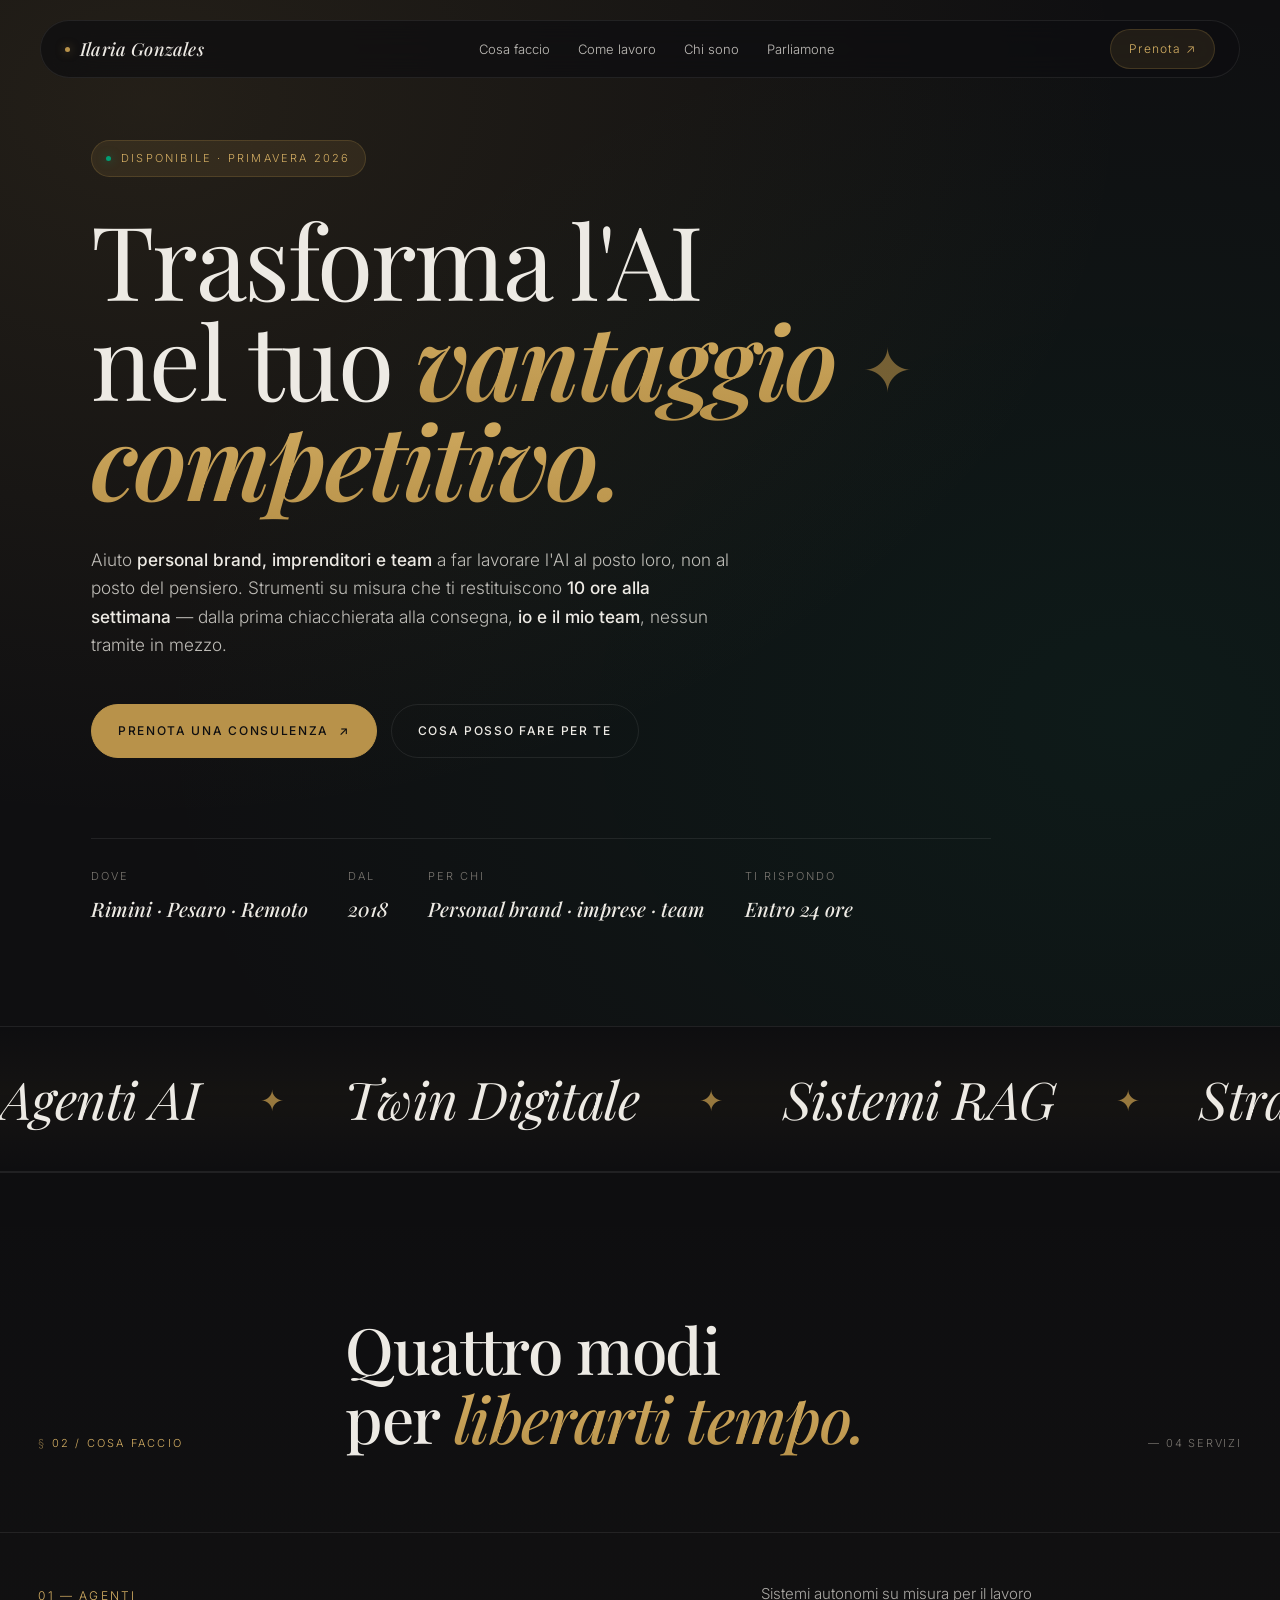
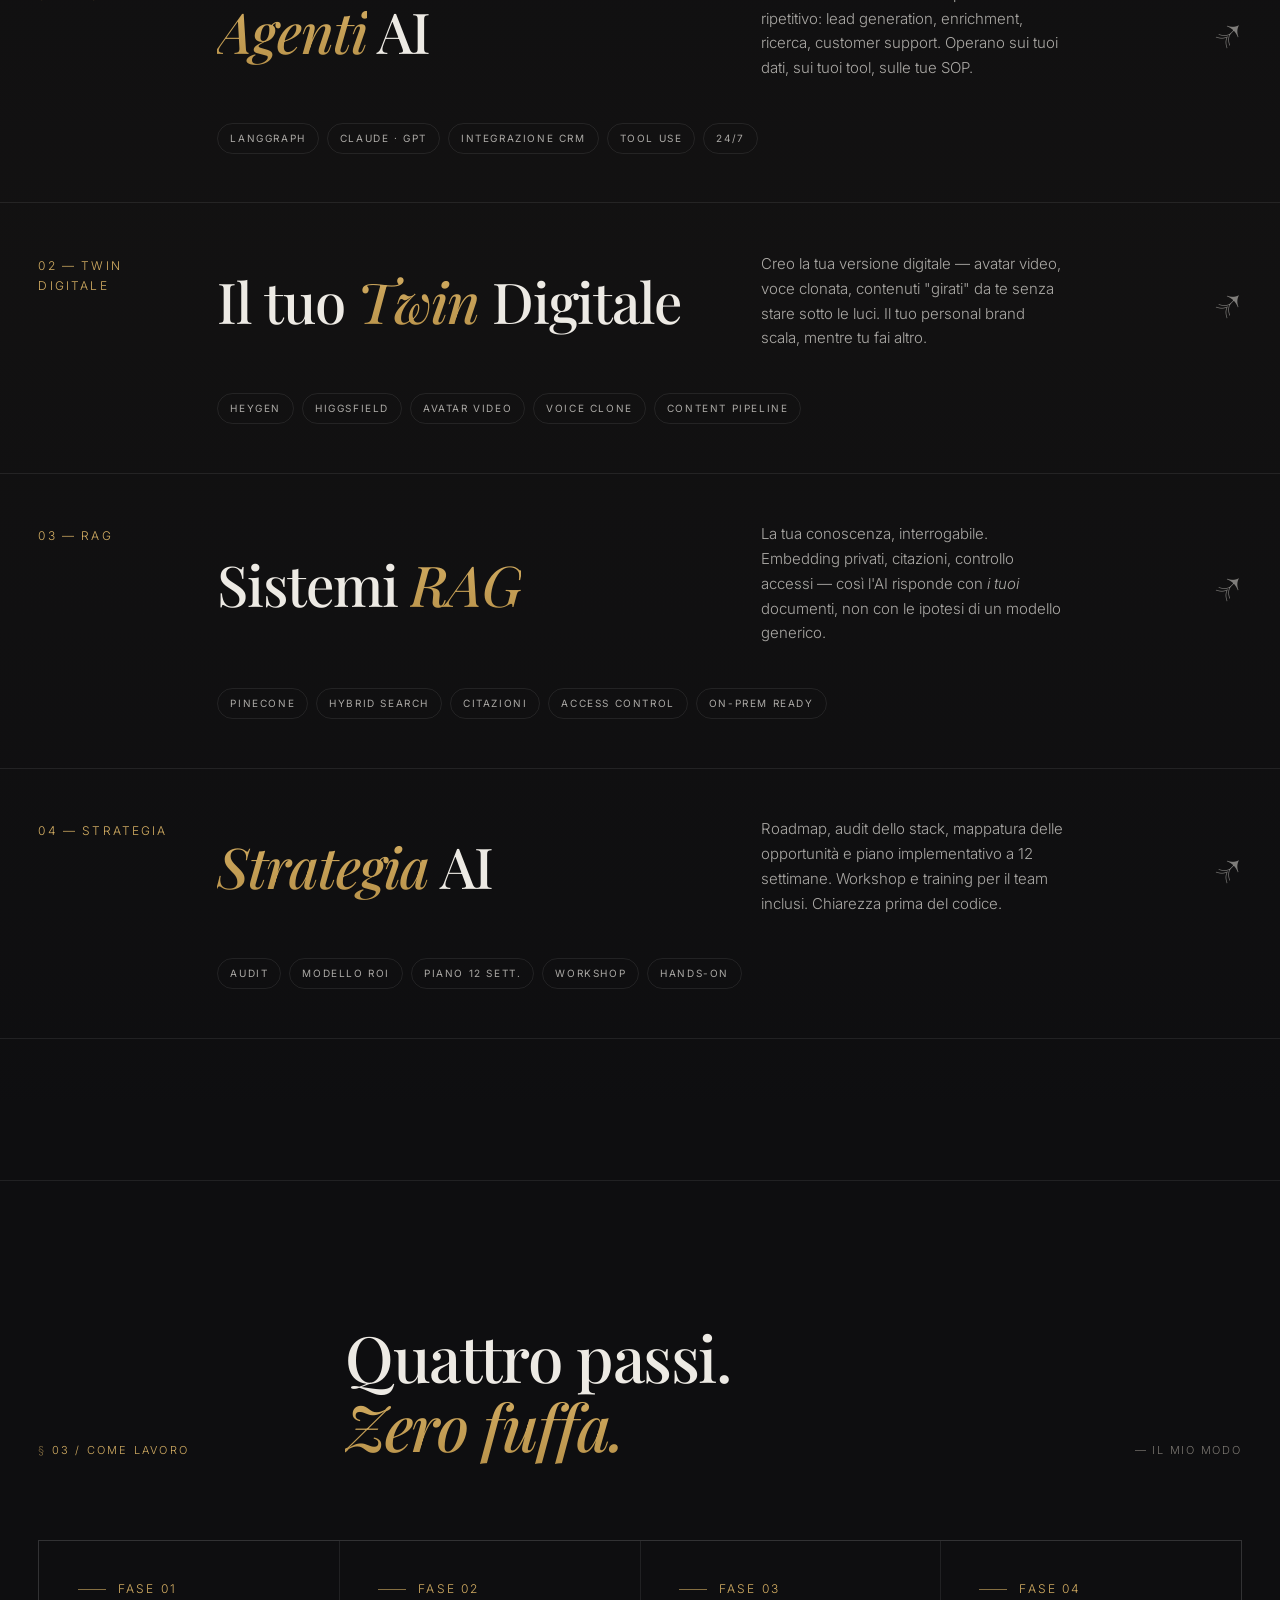
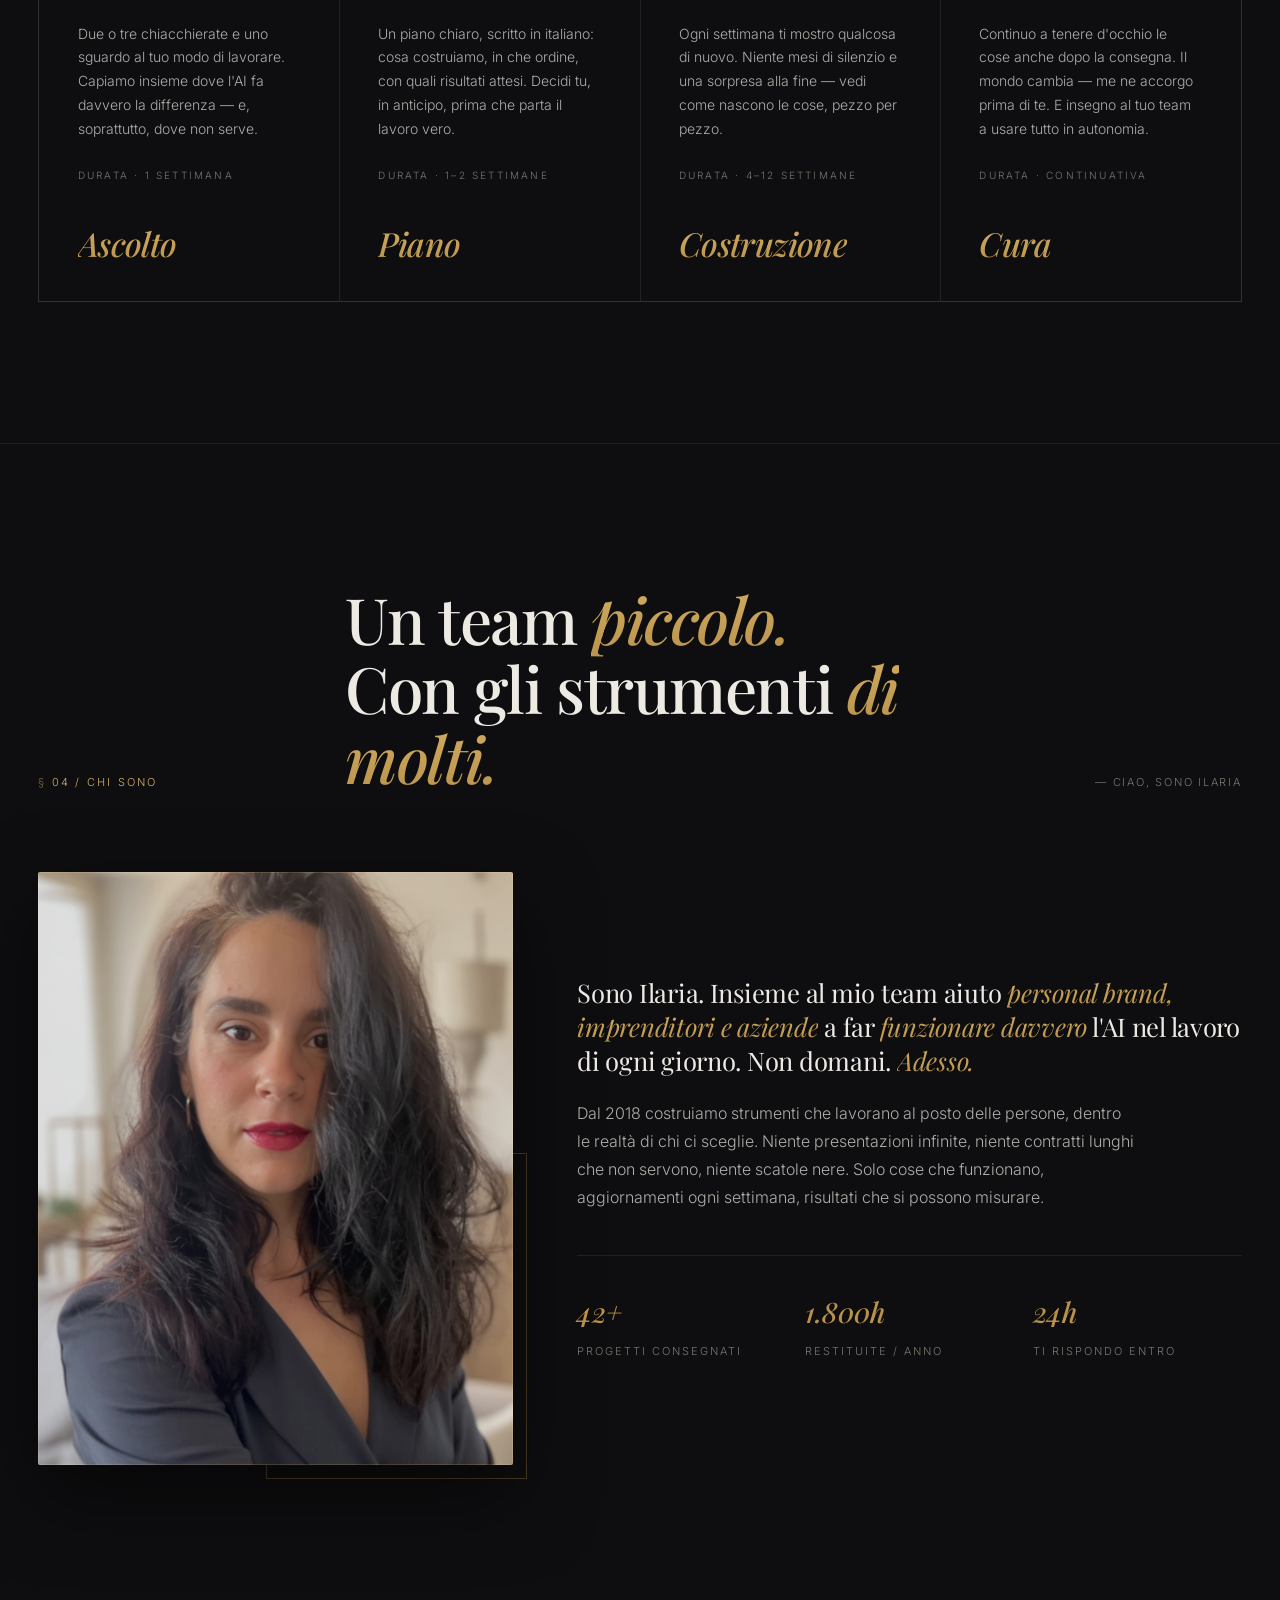
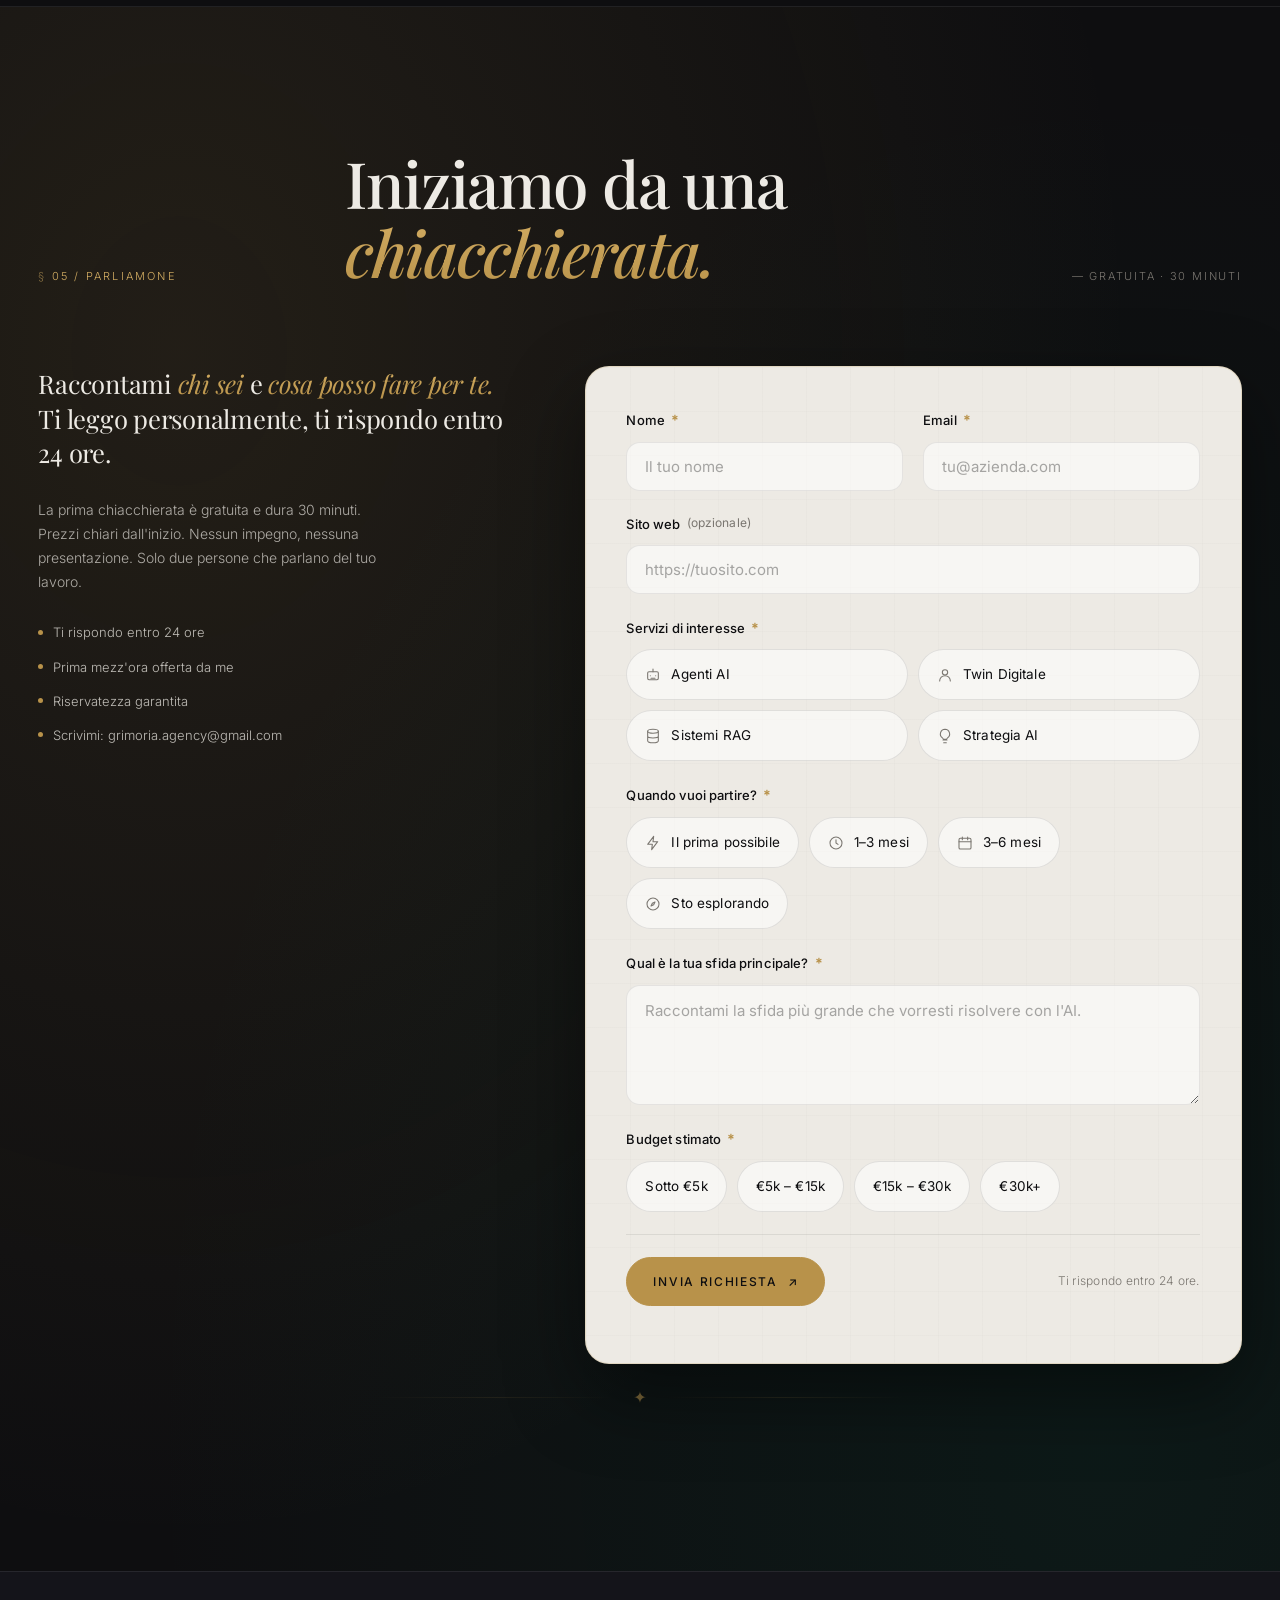
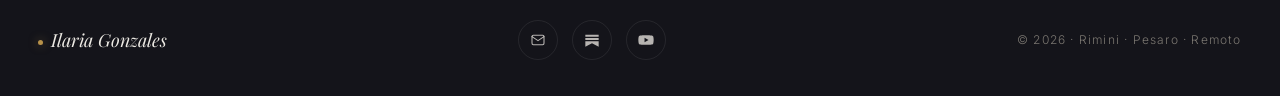
<file: site/public/ilariagonzales/index.html>
<!DOCTYPE html>
<html lang="it">
<head>
<meta charset="utf-8"/>
<meta name="viewport" content="width=device-width,initial-scale=1"/>
<title>Ilaria Gonzales — Sistemi AI, Agenti & Strategia</title>
<meta name="description" content="Aiuto fondatrici, imprenditori e team piccoli a trasformare l'AI nel loro vantaggio quotidiano. Meno ore perse, più risultati — dalla prima chiacchierata alla consegna."/>
<meta property="og:title" content="Ilaria Gonzales — L'AI che lavora al posto tuo"/>
<meta property="og:description" content="Costruisco strumenti AI che fanno il lavoro ripetitivo al posto tuo. Meno ore perse, più tempo per quello che conta."/>
<meta property="og:type" content="website"/>
<link rel="preconnect" href="https://fonts.googleapis.com"/>
<link rel="preconnect" href="https://fonts.gstatic.com" crossorigin/>
<link href="https://fonts.googleapis.com/css2?family=Playfair+Display:ital,wght@0,400;0,500;0,600;0,700;1,400;1,500;1,700;1,900&family=Inter:wght@300;400;500;600&display=swap" rel="stylesheet"/>
<link rel="icon" type="image/svg+xml" href="data:image/svg+xml;utf8,<svg xmlns='http://www.w3.org/2000/svg' viewBox='0 0 32 32'><rect width='32' height='32' fill='%230E0E10'/><text x='50%25' y='64%25' text-anchor='middle' font-family='Playfair Display,Georgia,serif' font-style='italic' font-size='22' font-weight='700' fill='%23B8924A'>i</text></svg>"/>
<style>
/* ═════════════ tokens ═════════════ */
:root{
  --obsidian:#0E0E10;
  --obsidian-2:#14141A;
  --pearl:#EDEAE4;
  --pearl-deep:#E0DDD7;
  --gold:#B8924A;
  --gold-2:#D4AE63;
  --gold-dim:rgba(184,146,74,.12);
  --emerald:#009E74;
  --emerald-dim:rgba(0,158,116,.12);
  --charcoal:#3A3530;
  --stone:#7A7670;
  --border-light:rgba(255,255,255,.08);
  --border-gold:rgba(184,146,74,.22);
  --easing:cubic-bezier(.2,.8,.2,1);
}
*,*::before,*::after{box-sizing:border-box;margin:0;padding:0}
html{scroll-behavior:smooth;font-size:16px}
body{
  font-family:'Inter',system-ui,sans-serif;
  font-weight:300;line-height:1.7;
  background:var(--obsidian);color:var(--pearl);
  -webkit-font-smoothing:antialiased;
  overflow-x:hidden;
}
h1,h2,h3,h4{
  font-family:'Playfair Display',Georgia,serif;
  font-weight:500;letter-spacing:-.018em;line-height:1.08;
}
a{color:inherit;text-decoration:none}
img{max-width:100%;display:block}
::selection{background:rgba(184,146,74,.25);color:var(--gold-2)}

@media (prefers-reduced-motion:reduce){
  *,*::before,*::after{animation-duration:.01ms!important;transition-duration:.01ms!important;animation-iteration-count:1!important}
}

.mono{font-family:'Inter',sans-serif;font-weight:400;letter-spacing:.14em;text-transform:uppercase;font-size:11px}
.tag{font-family:'Inter',sans-serif;font-size:11px;letter-spacing:.18em;text-transform:uppercase;color:var(--stone)}
.wrap{max-width:1320px;margin:0 auto;padding:0 clamp(20px,3vw,40px)}

/* gold ornaments */
.orn-dot{display:inline-block;width:5px;height:5px;border-radius:50%;background:var(--gold);box-shadow:0 0 10px rgba(184,146,74,.55)}

/* reveal */
.reveal{opacity:0;transform:translateY(28px);transition:opacity .8s var(--easing),transform .8s var(--easing)}
.reveal.on{opacity:1;transform:translateY(0)}
.reveal-d1{transition-delay:.1s}.reveal-d2{transition-delay:.22s}.reveal-d3{transition-delay:.36s}.reveal-d4{transition-delay:.5s}

/* ═════════════ nav ═════════════ */
#nav{
  position:fixed;top:20px;left:50%;transform:translateX(-50%);
  width:calc(100% - 40px);max-width:1200px;z-index:100;
  background:rgba(14,14,16,.7);
  -webkit-backdrop-filter:blur(24px);backdrop-filter:blur(24px);
  border:1px solid var(--border-light);
  border-radius:100px;padding:0 24px;height:58px;
  display:flex;align-items:center;justify-content:space-between;
  transition:background .3s var(--easing);
}
#nav .brand{display:flex;align-items:center;gap:10px;font-family:'Playfair Display',serif;font-style:italic;font-weight:500;font-size:18px;letter-spacing:.01em}
#nav .brand .orn-dot{animation:pulse 2.4s var(--easing) infinite}
@keyframes pulse{
  0%{box-shadow:0 0 0 0 rgba(184,146,74,.55)}
  70%{box-shadow:0 0 0 12px rgba(184,146,74,0)}
  100%{box-shadow:0 0 0 0 rgba(184,146,74,0)}
}
#nav ul{list-style:none;display:flex;gap:28px}
#nav ul a{font-size:13px;color:var(--pearl);opacity:.8;transition:color .3s var(--easing),opacity .3s var(--easing);position:relative;padding:4px 0}
#nav ul a::after{content:"";position:absolute;left:0;bottom:0;height:1px;width:0;background:var(--gold);transition:width .4s var(--easing)}
#nav ul a:hover{opacity:1;color:var(--gold-2)}
#nav ul a:hover::after{width:100%}
#nav .cta-nav{
  display:inline-flex;align-items:center;gap:8px;
  padding:9px 18px;border:1px solid var(--border-gold);
  border-radius:999px;font-size:12px;letter-spacing:.1em;
  color:var(--gold-2);background:var(--gold-dim);
  transition:background .3s var(--easing),color .3s var(--easing),border-color .3s var(--easing);
}
#nav .cta-nav:hover{background:var(--gold);color:var(--obsidian);border-color:var(--gold)}
@media(max-width:820px){ #nav ul{display:none} }

/* ═════════════ hero ═════════════ */
.hero{
  position:relative;min-height:100vh;
  padding:140px 0 100px;
  display:flex;flex-direction:column;justify-content:center;
  overflow:hidden;
}
.hero::before{
  content:"";position:absolute;inset:-20% -10% auto -10%;height:120%;
  background:
    radial-gradient(ellipse at 18% 25%,rgba(184,146,74,.12),transparent 55%),
    radial-gradient(ellipse at 82% 75%,rgba(0,158,116,.08),transparent 55%);
  pointer-events:none;z-index:0;
}
.hero::after{
  content:"";position:absolute;inset:0;pointer-events:none;z-index:0;
  background-image:url("data:image/svg+xml;utf8,<svg xmlns='http://www.w3.org/2000/svg' width='280' height='280'><filter id='n'><feTurbulence type='fractalNoise' baseFrequency='.9' numOctaves='2' stitchTiles='stitch'/><feColorMatrix values='0 0 0 0 1  0 0 0 0 1  0 0 0 0 1  0 0 0 .06 0'/></filter><rect width='100%25' height='100%25' filter='url(%23n)'/></svg>");
  mix-blend-mode:overlay;opacity:.8;
}
.hero-inner{position:relative;z-index:1}
.hero .eyebrow{
  display:inline-flex;align-items:center;gap:10px;
  font-size:11px;letter-spacing:.2em;text-transform:uppercase;color:var(--gold-2);
  padding:8px 14px;border:1px solid var(--border-gold);border-radius:999px;
  background:var(--gold-dim);margin-bottom:32px;
}
.hero .eyebrow .orn-dot{background:var(--emerald);box-shadow:0 0 10px rgba(0,158,116,.6)}
.hero h1{
  font-size:clamp(46px,8vw,118px);line-height:.98;letter-spacing:-.025em;
  font-weight:400;max-width:18ch;
}
.hero h1 em{
  font-style:italic;color:var(--gold);font-weight:600;
  background:linear-gradient(180deg,var(--gold-2),var(--gold));
  -webkit-background-clip:text;background-clip:text;-webkit-text-fill-color:transparent;
}
.hero h1 .ornament{
  display:inline-block;color:var(--gold);font-style:normal;
  transform:translateY(-.15em);margin:0 .05em;
  font-size:.6em;opacity:.6;
}
.hero .sub{
  margin-top:36px;max-width:58ch;
  font-size:clamp(17px,1.35vw,20px);line-height:1.65;
  color:rgba(237,234,228,.78);
}
.hero .sub b{color:var(--pearl);font-weight:500}
.hero .ctas{margin-top:44px;display:flex;flex-wrap:wrap;gap:14px;align-items:center}
.hero .meta-row{
  display:flex;flex-wrap:wrap;gap:40px;margin-top:80px;
  padding-top:28px;border-top:1px solid var(--border-light);max-width:900px;
}
.hero .meta-row > div{display:flex;flex-direction:column;gap:6px}
.hero .meta-row b{font-family:'Playfair Display',serif;font-style:italic;font-size:20px;color:var(--pearl);font-weight:500}

/* buttons */
.btn{
  display:inline-flex;align-items:center;gap:10px;
  padding:16px 26px;border-radius:999px;
  font-family:'Inter',sans-serif;font-size:12px;font-weight:500;
  letter-spacing:.14em;text-transform:uppercase;
  background:var(--gold);color:var(--obsidian);
  border:1px solid var(--gold);
  transition:transform .3s var(--easing),background .3s var(--easing),color .3s var(--easing),box-shadow .3s var(--easing);
  cursor:pointer;
}
.btn:hover{background:var(--gold-2);transform:translateY(-2px);box-shadow:0 10px 30px rgba(184,146,74,.25)}
.btn .arr{display:inline-block;transition:transform .4s var(--easing)}
.btn:hover .arr{transform:translate(4px,-4px) rotate(-6deg)}
.btn:disabled{opacity:.6;cursor:not-allowed}
.btn.ghost{background:transparent;color:var(--pearl);border-color:var(--border-light)}
.btn.ghost:hover{background:rgba(255,255,255,.04);border-color:var(--gold);color:var(--gold-2);box-shadow:none}

/* ═════════════ marquee ═════════════ */
.marquee{
  border-top:1px solid var(--border-light);
  border-bottom:1px solid var(--border-light);
  overflow:hidden;padding:28px 0;
  background:linear-gradient(180deg,transparent,rgba(184,146,74,.04),transparent);
}
.marquee .track{
  display:flex;gap:60px;white-space:nowrap;
  animation:scroll 42s linear infinite;
  font-family:'Playfair Display',serif;font-style:italic;
  font-size:clamp(28px,4.2vw,52px);font-weight:400;
  color:var(--pearl);letter-spacing:-.01em;
}
.marquee .track span{display:inline-flex;align-items:center;gap:60px}
.marquee .track span::after{content:"✦";color:var(--gold);font-style:normal;font-size:.55em;opacity:.8}
@keyframes scroll{to{transform:translateX(-50%)}}

/* ═════════════ sections ═════════════ */
section{padding:clamp(90px,11vw,160px) 0;position:relative}
.section-head{
  display:grid;grid-template-columns:repeat(12,1fr);gap:24px;
  margin-bottom:clamp(48px,6.5vw,80px);align-items:end;
}
.section-head .id{grid-column:1 / span 3;font-size:11px;letter-spacing:.2em;text-transform:uppercase;color:var(--gold-2)}
.section-head .id::before{content:"§ ";opacity:.6}
.section-head h2{
  grid-column:4 / span 7;
  font-size:clamp(38px,5vw,78px);letter-spacing:-.022em;
}
.section-head h2 em{
  font-style:italic;color:var(--gold);
  background:linear-gradient(180deg,var(--gold-2),var(--gold));
  -webkit-background-clip:text;background-clip:text;-webkit-text-fill-color:transparent;
  font-weight:500;
}
.section-head .kicker{grid-column:11 / span 2;font-size:11px;letter-spacing:.16em;text-transform:uppercase;color:var(--stone);text-align:right}
@media(max-width:900px){
  .section-head .id,.section-head h2,.section-head .kicker{grid-column:1 / -1}
  .section-head .kicker{text-align:left}
}

/* ═════════════ about ═════════════ */
.about{border-top:1px solid var(--border-light)}
.about-grid{display:grid;grid-template-columns:5fr 7fr;gap:clamp(32px,5vw,72px);align-items:center}
.about-photo{
  position:relative;border-radius:2px;overflow:hidden;
  aspect-ratio:4/5;
  box-shadow:0 30px 80px rgba(0,0,0,.5);
}
.about-photo img{width:100%;height:100%;object-fit:cover;filter:grayscale(.1) contrast(1.02)}
.about-photo::before{
  content:"";position:absolute;inset:0;z-index:2;pointer-events:none;
  border:1px solid var(--border-gold);
  mix-blend-mode:screen;
}
.about-photo-wrap{position:relative}
.about-photo-wrap::after{
  content:"";position:absolute;inset:auto -14px -14px auto;width:55%;height:55%;
  border:1px solid var(--gold);opacity:.35;z-index:-1;
  pointer-events:none;
}
.about-body .lede{
  font-family:'Playfair Display',serif;
  font-size:clamp(22px,2vw,30px);line-height:1.32;font-weight:400;
  color:var(--pearl);letter-spacing:-.01em;
}
.about-body .lede em{font-style:italic;color:var(--gold);
  background:linear-gradient(180deg,var(--gold-2),var(--gold));
  -webkit-background-clip:text;background-clip:text;-webkit-text-fill-color:transparent;
}
.about-body p + p{margin-top:22px}
.about-body p.body{color:rgba(237,234,228,.72);font-size:16px;line-height:1.75;max-width:56ch}
.about-stats{
  display:grid;grid-template-columns:repeat(3,1fr);gap:20px;margin-top:44px;
  padding-top:32px;border-top:1px solid var(--border-light);
}
.about-stats div{display:flex;flex-direction:column;gap:6px}
.about-stats b{font-family:'Playfair Display',serif;font-style:italic;font-size:28px;color:var(--gold);font-weight:500}
.about-stats .tag{color:var(--stone)}
@media(max-width:900px){
  .about-grid{grid-template-columns:1fr}
  .about-photo-wrap{max-width:380px}
}

/* ═════════════ services ═════════════ */
.services{border-top:1px solid var(--border-light);background:linear-gradient(180deg,transparent,rgba(184,146,74,.025) 40%,transparent)}
.svc-list{border-top:1px solid var(--border-light)}
.svc{
  display:grid;grid-template-columns:repeat(12,1fr);gap:24px;align-items:center;
  padding:clamp(32px,3.8vw,56px) 0;
  border-bottom:1px solid var(--border-light);
  position:relative;cursor:pointer;
  transition:background .5s var(--easing);
}
.svc::before{
  content:"";position:absolute;left:0;top:0;bottom:0;width:0;
  background:linear-gradient(90deg,rgba(184,146,74,.08),transparent 50%);
  transition:width .6s var(--easing);pointer-events:none;
}
.svc:hover::before{width:100%}
.svc:hover .svc-arr{color:var(--gold);transform:translate(8px,-8px) rotate(-4deg);opacity:1}
.svc:hover .title em{filter:brightness(1.15)}
.svc .num{
  grid-column:1 / span 2;padding-left:clamp(20px,3vw,40px);
  font-size:12px;letter-spacing:.18em;text-transform:uppercase;color:var(--gold-2);
  align-self:start;padding-top:4px;
}
.svc .title{
  grid-column:3 / span 5;
  font-size:clamp(34px,4.4vw,64px);letter-spacing:-.02em;
}
.svc .title em{
  font-style:italic;color:var(--gold);font-weight:500;
  background:linear-gradient(180deg,var(--gold-2),var(--gold));
  -webkit-background-clip:text;background-clip:text;-webkit-text-fill-color:transparent;
  transition:filter .4s var(--easing);
}
.svc .desc{
  grid-column:8 / span 3;
  font-size:15px;line-height:1.65;color:rgba(237,234,228,.7);
  max-width:40ch;
}
.svc .svc-arr{
  grid-column:11 / span 2;justify-self:end;padding-right:clamp(20px,3vw,40px);
  font-size:42px;color:var(--pearl);opacity:.5;font-family:'Playfair Display',serif;
  transition:transform .5s var(--easing),color .4s var(--easing),opacity .4s var(--easing);
}
.svc-tags{grid-column:3 / span 9;display:flex;flex-wrap:wrap;gap:8px;margin-top:18px}
.svc-tags span{
  font-size:10px;letter-spacing:.16em;text-transform:uppercase;font-weight:400;
  padding:6px 12px;border:1px solid var(--border-light);border-radius:999px;
  color:rgba(237,234,228,.7);
  transition:border-color .3s var(--easing),color .3s var(--easing);
}
.svc:hover .svc-tags span{border-color:var(--border-gold);color:var(--gold-2)}
@media(max-width:900px){
  .svc{padding:32px clamp(20px,3vw,32px)}
  .svc .num,.svc .title,.svc .desc,.svc .svc-arr,.svc-tags{grid-column:1 / -1;padding:0}
  .svc .svc-arr{justify-self:start;margin-top:10px}
  .svc .desc{margin-top:12px}
}

/* ═════════════ approach ═════════════ */
.approach{border-top:1px solid var(--border-light)}
.phases{
  display:grid;grid-template-columns:repeat(4,1fr);
  gap:1px;background:var(--border-light);
  border:1px solid var(--border-light);
}
.phase{
  background:var(--obsidian);padding:clamp(28px,3vw,40px);
  display:flex;flex-direction:column;gap:22px;min-height:360px;
  transition:background .45s var(--easing);
  position:relative;
}
.phase:hover{background:var(--obsidian-2)}
.phase:hover .phase-n{color:var(--gold)}
.phase .phase-n{
  font-size:12px;letter-spacing:.18em;text-transform:uppercase;color:var(--gold-2);
  display:flex;align-items:center;gap:12px;
  transition:color .3s var(--easing);
}
.phase .phase-n::before{content:"";width:28px;height:1px;background:currentColor;opacity:.6}
.phase h3{
  font-size:clamp(28px,2.6vw,38px);margin-top:auto;letter-spacing:-.018em;
}
.phase h3 em{
  font-style:italic;color:var(--gold);
  background:linear-gradient(180deg,var(--gold-2),var(--gold));
  -webkit-background-clip:text;background-clip:text;-webkit-text-fill-color:transparent;
}
.phase p{font-size:14px;line-height:1.7;color:rgba(237,234,228,.72)}
.phase .phase-meta{font-size:10px;letter-spacing:.22em;text-transform:uppercase;color:var(--stone);margin-top:4px}
@media(max-width:900px){
  .phases{grid-template-columns:1fr}
  .phase{min-height:auto}
}

/* ═════════════ contact ═════════════ */
.contact{border-top:1px solid var(--border-light);position:relative;overflow:hidden}
.contact::before{
  content:"";position:absolute;inset:-20% -10%;pointer-events:none;
  background:
    radial-gradient(ellipse at 20% 30%,rgba(184,146,74,.12),transparent 55%),
    radial-gradient(ellipse at 80% 80%,rgba(0,158,116,.08),transparent 55%);
}
.contact .wrap{position:relative;z-index:1}
.contact-grid{display:grid;grid-template-columns:5fr 7fr;gap:clamp(40px,6vw,80px);align-items:start}
.contact-copy .lead{
  font-family:'Playfair Display',serif;
  font-size:clamp(22px,2vw,28px);line-height:1.36;font-weight:400;
  color:var(--pearl);letter-spacing:-.01em;max-width:34ch;
}
.contact-copy .lead em{font-style:italic;color:var(--gold);
  background:linear-gradient(180deg,var(--gold-2),var(--gold));
  -webkit-background-clip:text;background-clip:text;-webkit-text-fill-color:transparent;
}
.contact-copy .note{margin-top:28px;font-size:14px;line-height:1.7;color:rgba(237,234,228,.7);max-width:40ch}
.contact-copy ul{list-style:none;margin-top:28px;display:flex;flex-direction:column;gap:12px}
.contact-copy ul li{font-size:13px;color:rgba(237,234,228,.78);display:flex;align-items:center;gap:10px}
.contact-copy ul li::before{content:"";width:5px;height:5px;border-radius:50%;background:var(--gold);flex-shrink:0}

/* form — pearl card on dark */
.form{
  background:var(--pearl);
  color:var(--obsidian);
  border:1px solid var(--border-gold);
  border-radius:24px;
  padding:clamp(28px,3.2vw,44px);
  box-shadow:0 30px 80px rgba(0,0,0,.45);
  position:relative;overflow:hidden;
}
.form::before{
  content:"";position:absolute;inset:0;pointer-events:none;opacity:.35;
  background-image:linear-gradient(rgba(11,11,11,.035) 1px,transparent 1px),linear-gradient(90deg,rgba(11,11,11,.035) 1px,transparent 1px);
  background-size:44px 44px;mix-blend-mode:multiply;
}
.form > *{position:relative;z-index:1}
.form .row{display:grid;grid-template-columns:1fr 1fr;gap:20px}
.form .field{display:flex;flex-direction:column;gap:10px;margin-bottom:22px}
.form label{
  font-family:'Inter',sans-serif;
  font-size:13px;letter-spacing:.01em;text-transform:none;
  color:var(--obsidian);font-weight:500;
  display:flex;align-items:center;gap:6px;
}
.form label .req{color:var(--gold);font-size:14px;font-weight:700}
.form label .opt{color:var(--stone);font-size:12px;font-weight:400}
.form input[type=text],.form input[type=email],.form input[type=url],.form textarea{
  font-family:'Inter',sans-serif;font-size:15px;font-weight:400;color:var(--obsidian);
  background:rgba(255,255,255,.55);
  border:1px solid rgba(11,11,11,.08);
  border-radius:14px;
  padding:14px 18px;outline:none;resize:none;width:100%;
  transition:border-color .25s var(--easing),background .25s var(--easing),box-shadow .25s var(--easing);
}
.form input::placeholder,.form textarea::placeholder{color:rgba(11,11,11,.35);font-weight:400}
.form input:focus,.form textarea:focus{
  border-color:var(--gold);background:#fff;
  box-shadow:0 0 0 4px rgba(184,146,74,.1);
}
.form textarea{min-height:120px;line-height:1.5;resize:vertical}

/* chip groups */
.chips{display:flex;flex-wrap:wrap;gap:10px}
.chips.cols-2{display:grid;grid-template-columns:repeat(2,1fr);gap:10px}
.chip{position:relative;cursor:pointer;user-select:none}
.chip input{position:absolute;opacity:0;pointer-events:none}
.chip span{
  display:inline-flex;align-items:center;gap:10px;width:100%;
  padding:13px 18px;border-radius:999px;
  background:rgba(255,255,255,.55);
  border:1px solid rgba(11,11,11,.1);
  font-family:'Inter',sans-serif;font-size:13.5px;font-weight:400;color:var(--obsidian);
  transition:background .25s var(--easing),border-color .25s var(--easing),color .25s var(--easing),box-shadow .25s var(--easing),transform .2s var(--easing);
}
.chip span svg{width:16px;height:16px;stroke:var(--stone);fill:none;flex-shrink:0;transition:stroke .25s var(--easing)}
.chip:hover span{border-color:var(--gold);background:#fff}
.chip input:checked + span{
  background:var(--gold);color:var(--obsidian);border-color:var(--gold);
  box-shadow:0 6px 18px rgba(184,146,74,.28);
}
.chip input:checked + span svg{stroke:var(--obsidian)}
.chip input:focus-visible + span{outline:2px solid var(--gold);outline-offset:3px}
.chips.cols-2 .chip span{justify-content:flex-start}

.form .submit{
  margin-top:14px;display:flex;justify-content:space-between;align-items:center;
  gap:16px;flex-wrap:wrap;padding-top:22px;
  border-top:1px solid rgba(11,11,11,.08);
}
.form .submit small{font-size:12px;color:var(--stone);letter-spacing:.02em}
.form .submit .btn{background:var(--gold);color:var(--obsidian);border-color:var(--gold)}
.form .submit .btn:hover{background:var(--obsidian);color:var(--pearl);border-color:var(--obsidian);box-shadow:0 10px 30px rgba(0,0,0,.3)}

.form .status{margin-top:16px;font-size:13.5px;color:var(--charcoal);opacity:0;transition:opacity .4s var(--easing);line-height:1.45}
.form .status.show{opacity:1}
.form .status.ok{color:#2E7D5B}
.form .status.err{color:#B14A2F}

@media(max-width:640px){
  .form .row{grid-template-columns:1fr}
  .chips.cols-2{grid-template-columns:1fr}
}

@media(max-width:900px){
  .contact-grid{grid-template-columns:1fr}
}

/* ═════════════ footer ═════════════ */
footer{
  border-top:1px solid var(--border-light);
  padding:48px 0 36px;background:var(--obsidian-2);
}
.foot{display:flex;justify-content:space-between;align-items:center;flex-wrap:wrap;gap:20px}
.foot .brand-foot{font-family:'Playfair Display',serif;font-style:italic;font-size:18px;color:var(--pearl)}
.foot .brand-foot .orn-dot{background:var(--gold);margin-right:8px;vertical-align:middle}
.foot .socials{display:flex;gap:14px}
.foot .socials a{
  display:inline-flex;align-items:center;justify-content:center;
  width:40px;height:40px;border-radius:50%;
  border:1px solid var(--border-light);
  color:rgba(237,234,228,.75);
  transition:color .3s var(--easing),border-color .3s var(--easing),background .3s var(--easing),transform .3s var(--easing);
}
.foot .socials a:hover{
  color:var(--obsidian);background:var(--gold);border-color:var(--gold);
  transform:translateY(-2px);
}
.foot .socials svg{width:16px;height:16px;display:block}
.foot a{font-size:12px;letter-spacing:.14em;text-transform:uppercase;color:rgba(237,234,228,.65);transition:color .3s var(--easing)}
.foot a:hover{color:var(--gold-2)}
.foot .copy{font-size:12px;letter-spacing:.1em;color:var(--stone)}

/* decorative ornament separator */
.sep{display:flex;align-items:center;justify-content:center;gap:16px;padding:20px 0;color:var(--gold);opacity:.5}
.sep::before,.sep::after{content:"";flex:1;height:1px;background:linear-gradient(90deg,transparent,var(--border-gold),transparent);max-width:240px}
</style>
</head>
<body>

<!-- nav -->
<nav id="nav">
  <a href="#top" class="brand"><span class="orn-dot"></span>Ilaria Gonzales</a>
  <ul>
    <li><a href="#services">Cosa faccio</a></li>
    <li><a href="#approach">Come lavoro</a></li>
    <li><a href="#about">Chi sono</a></li>
    <li><a href="#contact">Parliamone</a></li>
  </ul>
  <a href="#contact" class="cta-nav">Prenota ↗</a>
</nav>

<!-- hero -->
<main id="top">
<section class="hero">
  <div class="wrap hero-inner">
    <div class="eyebrow reveal"><span class="orn-dot"></span>Disponibile · primavera 2026</div>
    <h1 class="reveal reveal-d1">
      Trasforma l'AI <br/>nel tuo <em>vantaggio</em> <span class="ornament">✦</span> <em>competitivo.</em>
    </h1>
    <p class="sub reveal reveal-d2">
      Aiuto <b>personal brand, imprenditori e team</b> a far lavorare l'AI al posto loro,
      non al posto del pensiero. Strumenti su misura che ti restituiscono
      <b>10 ore alla settimana</b> — dalla prima chiacchierata alla consegna,
      <b>io e il mio team</b>, nessun tramite in mezzo.
    </p>
    <div class="ctas reveal reveal-d3">
      <a class="btn" href="#contact">Prenota una consulenza <span class="arr">↗</span></a>
      <a class="btn ghost" href="#services">Cosa posso fare per te</a>
    </div>
    <div class="meta-row reveal reveal-d4">
      <div><span class="tag">Dove</span><b>Rimini · Pesaro · Remoto</b></div>
      <div><span class="tag">Dal</span><b>2018</b></div>
      <div><span class="tag">Per chi</span><b>Personal brand · imprese · team</b></div>
      <div><span class="tag">Ti rispondo</span><b>Entro 24 ore</b></div>
    </div>
  </div>
</section>
</main>

<!-- marquee -->
<div class="marquee" aria-hidden="true">
  <div class="track">
    <span>Agenti AI</span><span>Twin Digitale</span><span>Sistemi RAG</span><span>Strategia AI</span><span>Personal Brand</span><span>Automazione</span>
    <span>Agenti AI</span><span>Twin Digitale</span><span>Sistemi RAG</span><span>Strategia AI</span><span>Personal Brand</span><span>Automazione</span>
  </div>
</div>

<!-- services -->
<section class="services" id="services">
  <div class="wrap">
    <div class="section-head">
      <span class="id">02 / Cosa faccio</span>
      <h2 class="reveal">Quattro modi <br/>per <em>liberarti tempo.</em></h2>
      <span class="kicker">— 04 servizi</span>
    </div>
  </div>
  <div class="svc-list">
    <article class="svc">
      <div class="num">01 — Agenti</div>
      <h3 class="title"><em>Agenti</em> AI</h3>
      <p class="desc">Sistemi autonomi su misura per il lavoro ripetitivo: lead generation, enrichment, ricerca, customer support. Operano sui tuoi dati, sui tuoi tool, sulle tue SOP.</p>
      <div class="svc-arr">↗</div>
      <div class="svc-tags">
        <span>LangGraph</span><span>Claude · GPT</span><span>Integrazione CRM</span><span>Tool use</span><span>24/7</span>
      </div>
    </article>

    <article class="svc">
      <div class="num">02 — Twin Digitale</div>
      <h3 class="title">Il tuo <em>Twin</em> Digitale</h3>
      <p class="desc">Creo la tua versione digitale — avatar video, voce clonata, contenuti "girati" da te senza stare sotto le luci. Il tuo personal brand scala, mentre tu fai altro.</p>
      <div class="svc-arr">↗</div>
      <div class="svc-tags">
        <span>HeyGen</span><span>Higgsfield</span><span>Avatar video</span><span>Voice clone</span><span>Content pipeline</span>
      </div>
    </article>

    <article class="svc">
      <div class="num">03 — RAG</div>
      <h3 class="title">Sistemi <em>RAG</em></h3>
      <p class="desc">La tua conoscenza, interrogabile. Embedding privati, citazioni, controllo accessi — così l'AI risponde con <i>i tuoi</i> documenti, non con le ipotesi di un modello generico.</p>
      <div class="svc-arr">↗</div>
      <div class="svc-tags">
        <span>Pinecone</span><span>Hybrid search</span><span>Citazioni</span><span>Access control</span><span>On-prem ready</span>
      </div>
    </article>

    <article class="svc">
      <div class="num">04 — Strategia</div>
      <h3 class="title"><em>Strategia</em> AI</h3>
      <p class="desc">Roadmap, audit dello stack, mappatura delle opportunità e piano implementativo a 12 settimane. Workshop e training per il team inclusi. Chiarezza prima del codice.</p>
      <div class="svc-arr">↗</div>
      <div class="svc-tags">
        <span>Audit</span><span>Modello ROI</span><span>Piano 12 sett.</span><span>Workshop</span><span>Hands-on</span>
      </div>
    </article>
  </div>
</section>

<!-- approach -->
<section class="approach" id="approach">
  <div class="wrap">
    <div class="section-head">
      <span class="id">03 / Come lavoro</span>
      <h2 class="reveal">Quattro passi. <br/><em>Zero fuffa.</em></h2>
      <span class="kicker">— Il mio modo</span>
    </div>
    <div class="phases reveal">
      <div class="phase">
        <div class="phase-n">Fase 01</div>
        <p>Due o tre chiacchierate e uno sguardo al tuo modo di lavorare. Capiamo insieme dove l'AI fa davvero la differenza — e, soprattutto, dove non serve.</p>
        <div class="phase-meta">Durata · 1 settimana</div>
        <h3><em>Ascolto</em></h3>
      </div>
      <div class="phase">
        <div class="phase-n">Fase 02</div>
        <p>Un piano chiaro, scritto in italiano: cosa costruiamo, in che ordine, con quali risultati attesi. Decidi tu, in anticipo, prima che parta il lavoro vero.</p>
        <div class="phase-meta">Durata · 1–2 settimane</div>
        <h3><em>Piano</em></h3>
      </div>
      <div class="phase">
        <div class="phase-n">Fase 03</div>
        <p>Ogni settimana ti mostro qualcosa di nuovo. Niente mesi di silenzio e una sorpresa alla fine — vedi come nascono le cose, pezzo per pezzo.</p>
        <div class="phase-meta">Durata · 4–12 settimane</div>
        <h3><em>Costruzione</em></h3>
      </div>
      <div class="phase">
        <div class="phase-n">Fase 04</div>
        <p>Continuo a tenere d'occhio le cose anche dopo la consegna. Il mondo cambia — me ne accorgo prima di te. E insegno al tuo team a usare tutto in autonomia.</p>
        <div class="phase-meta">Durata · Continuativa</div>
        <h3><em>Cura</em></h3>
      </div>
    </div>
  </div>
</section>

<!-- about -->
<section class="about" id="about">
  <div class="wrap">
    <div class="section-head">
      <span class="id">04 / Chi sono</span>
      <h2 class="reveal">Un team <em>piccolo.</em><br/>Con gli strumenti <em>di molti.</em></h2>
      <span class="kicker">— Ciao, sono Ilaria</span>
    </div>
    <div class="about-grid">
      <div class="about-photo-wrap reveal">
        <div class="about-photo">
          <img src="assets/ilaria-gonzales-portrait.jpg" alt="Ilaria Gonzales — ritratto" loading="lazy"/>
        </div>
      </div>
      <div class="about-body reveal reveal-d1">
        <p class="lede">
          Sono Ilaria. Insieme al mio team aiuto <em>personal brand, imprenditori e aziende</em>
          a far <em>funzionare davvero</em> l'AI nel lavoro di ogni giorno.
          Non domani. <em>Adesso.</em>
        </p>
        <p class="body">
          Dal 2018 costruiamo strumenti che lavorano al posto delle persone, dentro le realtà
          di chi ci sceglie. Niente presentazioni infinite, niente contratti lunghi che non
          servono, niente scatole nere. Solo cose che funzionano, aggiornamenti ogni settimana,
          risultati che si possono misurare.
        </p>
        <div class="about-stats">
          <div><b>42+</b><span class="tag">Progetti consegnati</span></div>
          <div><b>1.800h</b><span class="tag">Restituite / anno</span></div>
          <div><b>24h</b><span class="tag">Ti rispondo entro</span></div>
        </div>
      </div>
    </div>
  </div>
</section>

<!-- contact -->
<section class="contact" id="contact">
  <div class="wrap">
    <div class="section-head">
      <span class="id">05 / Parliamone</span>
      <h2 class="reveal">Iniziamo da una <em>chiacchierata.</em></h2>
      <span class="kicker">— Gratuita · 30 minuti</span>
    </div>

    <div class="contact-grid">
      <div class="contact-copy reveal">
        <p class="lead">
          Raccontami <em>chi sei</em> e <em>cosa posso fare per te.</em>
          Ti leggo personalmente, ti rispondo entro 24 ore.
        </p>
        <p class="note">
          La prima chiacchierata è gratuita e dura 30 minuti.
          Prezzi chiari dall'inizio. Nessun impegno, nessuna presentazione.
          Solo due persone che parlano del tuo lavoro.
        </p>
        <ul>
          <li>Ti rispondo entro 24 ore</li>
          <li>Prima mezz'ora offerta da me</li>
          <li>Riservatezza garantita</li>
          <li>Scrivimi: grimoria.agency@gmail.com</li>
        </ul>
      </div>

      <form class="form reveal reveal-d1"
            action="https://formsubmit.co/grimoria.agency@gmail.com"
            method="POST"
            id="contactForm"
            novalidate>
        <input type="hidden" name="_subject" value="Nuova richiesta — ilariagonzales.com"/>
        <input type="hidden" name="_captcha" value="false"/>
        <input type="hidden" name="_template" value="table"/>
        <input type="text" name="_honey" style="display:none" tabindex="-1" autocomplete="off"/>

        <div class="row">
          <div class="field">
            <label for="f-name">Nome <span class="req">*</span></label>
            <input id="f-name" name="name" type="text" required placeholder="Il tuo nome"/>
          </div>
          <div class="field">
            <label for="f-email">Email <span class="req">*</span></label>
            <input id="f-email" name="email" type="email" required placeholder="tu@azienda.com"/>
          </div>
        </div>

        <div class="field">
          <label for="f-url">Sito web <span class="opt">(opzionale)</span></label>
          <input id="f-url" name="website" type="url" placeholder="https://tuosito.com"/>
        </div>

        <div class="field">
          <label>Servizi di interesse <span class="req">*</span></label>
          <div class="chips cols-2" id="servicesGroup">
            <label class="chip">
              <input type="checkbox" name="services" value="Agenti AI"/>
              <span>
                <svg viewBox="0 0 24 24" stroke-width="1.6" stroke-linecap="round" stroke-linejoin="round"><rect x="4" y="7" width="16" height="12" rx="2"/><path d="M12 7V3M8 13h.01M16 13h.01M9 17h6"/></svg>
                Agenti AI
              </span>
            </label>
            <label class="chip">
              <input type="checkbox" name="services" value="Twin Digitale"/>
              <span>
                <svg viewBox="0 0 24 24" stroke-width="1.6" stroke-linecap="round" stroke-linejoin="round"><circle cx="12" cy="8" r="4"/><path d="M4 21c0-4.4 3.6-8 8-8s8 3.6 8 8"/></svg>
                Twin Digitale
              </span>
            </label>
            <label class="chip">
              <input type="checkbox" name="services" value="Sistemi RAG"/>
              <span>
                <svg viewBox="0 0 24 24" stroke-width="1.6" stroke-linecap="round" stroke-linejoin="round"><ellipse cx="12" cy="5" rx="8" ry="3"/><path d="M4 5v14c0 1.7 3.6 3 8 3s8-1.3 8-3V5M4 12c0 1.7 3.6 3 8 3s8-1.3 8-3"/></svg>
                Sistemi RAG
              </span>
            </label>
            <label class="chip">
              <input type="checkbox" name="services" value="Strategia AI"/>
              <span>
                <svg viewBox="0 0 24 24" stroke-width="1.6" stroke-linecap="round" stroke-linejoin="round"><path d="M9 18h6M10 22h4M12 2a7 7 0 0 0-4 12.7c1 .8 1.5 1.6 1.5 2.3h5c0-.7.5-1.5 1.5-2.3A7 7 0 0 0 12 2z"/></svg>
                Strategia AI
              </span>
            </label>
          </div>
        </div>

        <div class="field">
          <label>Quando vuoi partire? <span class="req">*</span></label>
          <div class="chips" id="timelineGroup">
            <label class="chip">
              <input type="radio" name="timeline" value="Il prima possibile"/>
              <span>
                <svg viewBox="0 0 24 24" stroke-width="1.6" stroke-linecap="round" stroke-linejoin="round"><path d="M13 2 4 14h7l-1 8 9-12h-7l1-8z"/></svg>
                Il prima possibile
              </span>
            </label>
            <label class="chip">
              <input type="radio" name="timeline" value="1-3 mesi"/>
              <span>
                <svg viewBox="0 0 24 24" stroke-width="1.6" stroke-linecap="round" stroke-linejoin="round"><circle cx="12" cy="12" r="9"/><path d="M12 7v5l3 2"/></svg>
                1–3 mesi
              </span>
            </label>
            <label class="chip">
              <input type="radio" name="timeline" value="3-6 mesi"/>
              <span>
                <svg viewBox="0 0 24 24" stroke-width="1.6" stroke-linecap="round" stroke-linejoin="round"><rect x="3" y="5" width="18" height="16" rx="2"/><path d="M3 10h18M8 3v4M16 3v4"/></svg>
                3–6 mesi
              </span>
            </label>
            <label class="chip">
              <input type="radio" name="timeline" value="Sto esplorando"/>
              <span>
                <svg viewBox="0 0 24 24" stroke-width="1.6" stroke-linecap="round" stroke-linejoin="round"><circle cx="12" cy="12" r="9"/><path d="m15 9-4 2-2 4 4-2 2-4z"/></svg>
                Sto esplorando
              </span>
            </label>
          </div>
        </div>

        <div class="field">
          <label for="f-msg">Qual è la tua sfida principale? <span class="req">*</span></label>
          <textarea id="f-msg" name="challenge" required placeholder="Raccontami la sfida più grande che vorresti risolvere con l'AI."></textarea>
        </div>

        <div class="field">
          <label>Budget stimato <span class="req">*</span></label>
          <div class="chips" id="budgetGroup">
            <label class="chip"><input type="radio" name="budget" value="Sotto 5k"/><span>Sotto €5k</span></label>
            <label class="chip"><input type="radio" name="budget" value="5k-15k"/><span>€5k – €15k</span></label>
            <label class="chip"><input type="radio" name="budget" value="15k-30k"/><span>€15k – €30k</span></label>
            <label class="chip"><input type="radio" name="budget" value="30k+"/><span>€30k+</span></label>
          </div>
        </div>

        <div class="submit">
          <button type="submit" class="btn" id="submitBtn">
            <span id="btnLabel">Invia richiesta</span>
            <span class="arr">↗</span>
          </button>
          <small>Ti rispondo entro 24 ore.</small>
        </div>
        <p class="status" id="formStatus"></p>
      </form>
    </div>

    <div class="sep">✦</div>
  </div>
</section>

<footer>
  <div class="wrap foot">
    <div class="brand-foot"><span class="orn-dot"></span>Ilaria Gonzales</div>
    <div class="socials">
      <a href="mailto:grimoria.agency@gmail.com" aria-label="Email" title="Email">
        <svg viewBox="0 0 24 24" fill="none" stroke="currentColor" stroke-width="1.6" stroke-linecap="round" stroke-linejoin="round"><rect x="3" y="5" width="18" height="14" rx="2"/><path d="m3 7 9 6 9-6"/></svg>
      </a>
      <a href="#" target="_blank" rel="noopener" aria-label="Substack" title="Substack">
        <svg viewBox="0 0 24 24" fill="currentColor"><path d="M22 4H2v3h20V4zm0 5H2v3h20V9zM2 14v8l10-5 10 5v-8H2z"/></svg>
      </a>
      <a href="#" target="_blank" rel="noopener" aria-label="YouTube" title="YouTube">
        <svg viewBox="0 0 24 24" fill="currentColor"><path d="M23 7.3a3 3 0 0 0-2.1-2.1C19 4.7 12 4.7 12 4.7s-7 0-8.9.5A3 3 0 0 0 1 7.3 31 31 0 0 0 .5 12 31 31 0 0 0 1 16.7a3 3 0 0 0 2.1 2.1c1.9.5 8.9.5 8.9.5s7 0 8.9-.5A3 3 0 0 0 23 16.7 31 31 0 0 0 23.5 12 31 31 0 0 0 23 7.3zM9.8 15.5v-7l6 3.5-6 3.5z"/></svg>
      </a>
    </div>
    <div class="copy">© 2026 · Rimini · Pesaro · Remoto</div>
  </div>
</footer>

<script>
// scroll reveal
const io = new IntersectionObserver(es=>es.forEach(e=>{
  if(e.isIntersecting){ e.target.classList.add('on'); io.unobserve(e.target); }
}),{threshold:.16});
document.querySelectorAll('.reveal').forEach(el=>io.observe(el));

// nav scroll tint
const nav = document.getElementById('nav');
window.addEventListener('scroll',()=>{
  nav.style.background = window.scrollY > 40 ? 'rgba(14,14,16,.88)' : 'rgba(14,14,16,.7)';
},{passive:true});

// form — async post to FormSubmit.co with inline confirmation (no innerHTML, no HTML injection)
const form = document.getElementById('contactForm');
const status = document.getElementById('formStatus');
const btn = document.getElementById('submitBtn');
const btnLabel = document.getElementById('btnLabel');
function showStatus(msg, kind){
  status.textContent = msg;
  status.classList.remove('ok','err');
  if(kind) status.classList.add(kind);
  status.classList.add('show');
}

form.addEventListener('submit', async (e)=>{
  e.preventDefault();

  // client-side validation (novalidate on form → we handle everything)
  const name = form.querySelector('[name=name]').value.trim();
  const email = form.querySelector('[name=email]').value.trim();
  const challenge = form.querySelector('[name=challenge]').value.trim();
  const services = form.querySelectorAll('input[name=services]:checked');
  const timeline = form.querySelector('input[name=timeline]:checked');
  const budget = form.querySelector('input[name=budget]:checked');

  if(!name || !email || !challenge){
    showStatus('Compila nome, email e sfida per procedere.', 'err'); return;
  }
  if(!/^[^\s@]+@[^\s@]+\.[^\s@]+$/.test(email)){
    showStatus('L\u2019email non sembra valida — controlla e riprova.', 'err'); return;
  }
  if(services.length === 0){
    showStatus('Seleziona almeno un servizio di interesse.', 'err'); return;
  }
  if(!timeline){ showStatus('Indica quando vorresti partire.', 'err'); return; }
  if(!budget){ showStatus('Seleziona un budget indicativo.', 'err'); return; }

  showStatus('', null);
  const originalLabel = btnLabel.textContent;
  btnLabel.textContent = 'Invio in corso…';
  btn.disabled = true;
  try{
    const res = await fetch(form.action, {
      method:'POST',
      body: new FormData(form),
      headers:{'Accept':'application/json'}
    });
    if(!res.ok) throw new Error('send failed');
    form.reset();
    showStatus('Grazie — ho ricevuto la tua richiesta. Ti rispondo entro 24 ore.', 'ok');
    btnLabel.textContent = 'Inviato ✓';
    setTimeout(()=>{ btnLabel.textContent = originalLabel; btn.disabled = false; }, 4500);
  } catch(err){
    showStatus('Qualcosa è andato storto. Scrivimi direttamente a grimoria.agency@gmail.com.', 'err');
    btnLabel.textContent = originalLabel;
    btn.disabled = false;
  }
});
</script>
</body>
</html>
</file>
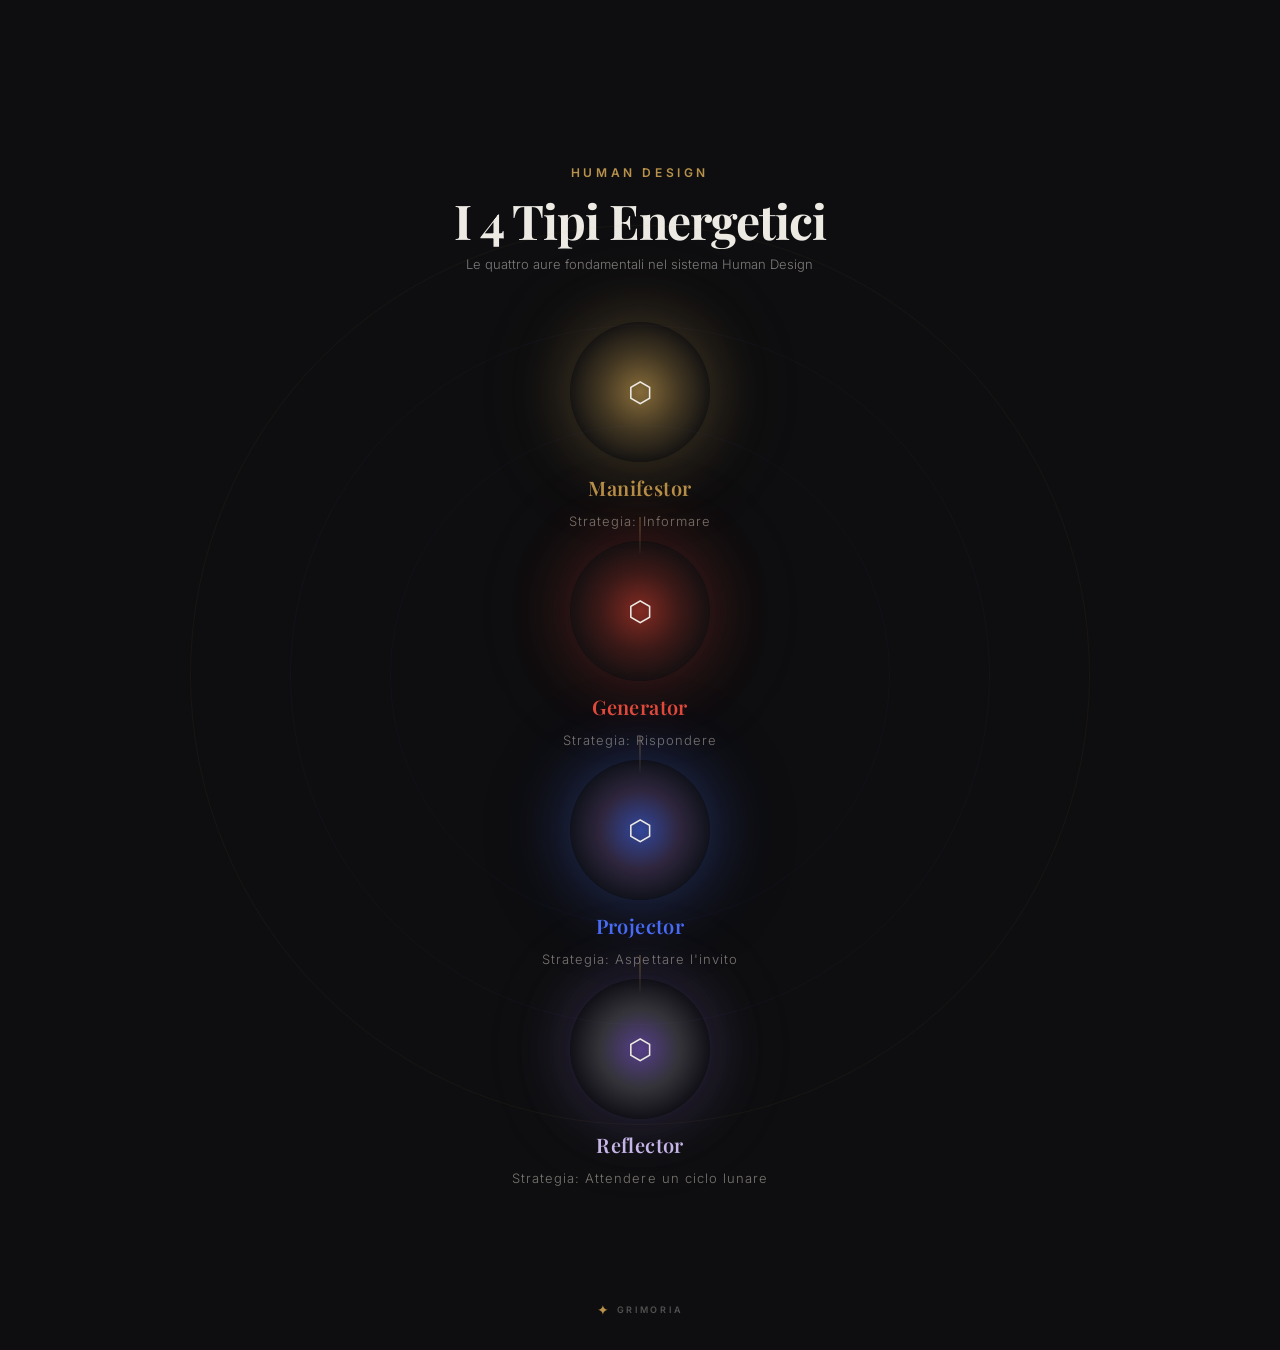
<file: infographic-2026-04-10-test-4-tipi-hd.html>
<!DOCTYPE html>
<html lang="it">
<head>
  <meta charset="UTF-8">
  <meta name="viewport" content="width=device-width, initial-scale=1.0">
  <title>Cosmos Infographic — I 4 Tipi Energetici Human Design</title>
  <link rel="preconnect" href="https://fonts.googleapis.com">
  <link href="https://fonts.googleapis.com/css2?family=Inter:wght@300;400;500;600&family=Playfair+Display:ital,wght@0,400;0,500;0,600;0,700;1,400&display=swap" rel="stylesheet">
  <style>
    /* === COSMOS DESIGN SYSTEM — OBSIDIAN MODE === */
    :root {
      --obsidian: #0E0E10;
      --pearl: #EDEAE4;
      --pearl-deep: #E0DDD7;
      --gold: #B8924A;
      --emerald: #009E74;
      --charcoal: #3A3530;
      --stone: #7A7670;
      --cosmos-blue: #4A6CF7;
      --cosmos-blue-end: #7B5EA7;
      --cosmos-violet: #9B6DFF;
      --cosmos-violet-end: #FF6FB5;
      --cosmos-amber: #C4A24D;
      --cosmos-amber-end: #1A1A1A;
    }

    * { margin: 0; padding: 0; box-sizing: border-box; }

    body {
      background: var(--obsidian);
      color: var(--pearl);
      font-family: 'Inter', sans-serif;
      font-weight: 300;
      -webkit-font-smoothing: antialiased;
    }

    .canvas {
      width: 1080px;
      height: 1350px;
      margin: 0 auto;
      position: relative;
      overflow: hidden;
      display: flex;
      flex-direction: column;
      align-items: center;
      justify-content: center;
      padding: 64px;
    }

    /* === TYPOGRAPHY === */
    .display { font-family: 'Playfair Display', serif; font-weight: 700; font-size: 48px; line-height: 1.1; letter-spacing: -0.02em; color: var(--pearl); text-align: center; }
    .h1 { font-family: 'Playfair Display', serif; font-weight: 600; font-size: 36px; line-height: 1.2; letter-spacing: -0.01em; color: var(--gold); text-align: center; }
    .h2 { font-family: 'Playfair Display', serif; font-weight: 500; font-size: 26px; line-height: 1.3; color: var(--pearl); text-align: center; }
    .label { font-family: 'Inter', sans-serif; font-weight: 600; font-size: 12px; line-height: 1.5; letter-spacing: 0.3em; text-transform: uppercase; }
    .caption { font-family: 'Inter', sans-serif; font-weight: 300; font-size: 13px; line-height: 1.5; color: rgba(237, 234, 228, 0.5); }

    /* === PRIMITIVES === */
    /* Orb */
    .orb {
      border-radius: 50%;
      position: relative;
      display: flex;
      flex-direction: column;
      align-items: center;
      justify-content: center;
      width: var(--orb-size, 160px);
      height: var(--orb-size, 160px);
      flex-shrink: 0;
    }
    .orb-core {
      width: 55%;
      height: 55%;
      border-radius: 50%;
      display: flex;
      align-items: center;
      justify-content: center;
      z-index: 2;
    }
    .orb-symbol {
      font-family: 'Inter', sans-serif;
      font-weight: 400;
      font-size: 28px;
      color: var(--pearl);
    }

    /* Orb color variants */
    .orb-gold {
      background: radial-gradient(circle at 50% 50%, rgba(184,146,74,0.7) 0%, rgba(184,146,74,0.3) 40%, rgba(184,146,74,0.05) 70%, transparent 100%);
      box-shadow: 0 0 60px rgba(184,146,74,0.3), 0 0 120px rgba(184,146,74,0.1);
    }
    .orb-red {
      background: radial-gradient(circle at 50% 50%, rgba(192,57,43,0.65) 0%, rgba(192,57,43,0.25) 40%, rgba(192,57,43,0.05) 70%, transparent 100%);
      box-shadow: 0 0 60px rgba(192,57,43,0.3), 0 0 120px rgba(192,57,43,0.1);
    }
    .orb-blue {
      background: radial-gradient(circle at 50% 50%, rgba(74,108,247,0.6) 0%, rgba(123,94,167,0.3) 40%, rgba(74,108,247,0.05) 70%, transparent 100%);
      box-shadow: 0 0 60px rgba(74,108,247,0.3), 0 0 120px rgba(74,108,247,0.1);
    }
    .orb-violet {
      background: radial-gradient(circle at 50% 50%, rgba(155,109,255,0.5) 0%, rgba(200,200,220,0.2) 40%, rgba(155,109,255,0.03) 70%, transparent 100%);
      box-shadow: 0 0 60px rgba(155,109,255,0.2), 0 0 120px rgba(200,200,220,0.08);
    }

    /* Totem layout */
    .totem {
      display: flex;
      flex-direction: column;
      align-items: center;
      gap: 0;
    }
    .totem-connector {
      width: 2px;
      height: 36px;
      background: linear-gradient(to bottom, rgba(184,146,74,0.35), rgba(184,146,74,0.05));
      margin: -12px 0;
      z-index: 1;
    }

    /* Totem item wrapper */
    .totem-item {
      display: flex;
      flex-direction: column;
      align-items: center;
      gap: 12px;
      z-index: 2;
    }

    /* Type name label */
    .type-name {
      font-family: 'Playfair Display', serif;
      font-weight: 600;
      font-size: 20px;
      letter-spacing: 0.02em;
      text-align: center;
    }
    .type-name-gold { color: var(--gold); }
    .type-name-red { color: #E74C3C; }
    .type-name-blue { color: var(--cosmos-blue); }
    .type-name-violet { color: #C8B8E8; }

    /* Strategy subtitle */
    .type-strategy {
      font-family: 'Inter', sans-serif;
      font-weight: 300;
      font-size: 13px;
      letter-spacing: 0.08em;
      color: var(--stone);
      text-align: center;
    }

    /* Header section */
    .header-section {
      text-align: center;
      margin-bottom: 48px;
    }
    .header-section .label {
      color: var(--gold);
      margin-bottom: 12px;
      display: block;
    }
    .header-section .display {
      margin-bottom: 8px;
    }
    .header-section .caption {
      margin-top: 8px;
    }

    /* Decorative background ring */
    .bg-ring {
      position: absolute;
      border-radius: 50%;
      border: 1px solid rgba(184,146,74,0.06);
      pointer-events: none;
    }
    .bg-ring-1 { width: 900px; height: 900px; top: 50%; left: 50%; transform: translate(-50%, -50%); }
    .bg-ring-2 { width: 700px; height: 700px; top: 50%; left: 50%; transform: translate(-50%, -50%); border-color: rgba(155,109,255,0.04); }
    .bg-ring-3 { width: 500px; height: 500px; top: 50%; left: 50%; transform: translate(-50%, -50%); border-color: rgba(74,108,247,0.04); }

    /* Signature */
    .cosmos-signature {
      position: absolute;
      bottom: 32px;
      display: flex;
      align-items: center;
      gap: 8px;
    }
    .signature-glyph { font-size: 14px; color: var(--gold); }
    .signature-text { font-family: 'Inter', sans-serif; font-weight: 600; font-size: 9px; letter-spacing: 0.3em; text-transform: uppercase; color: rgba(237,234,228,0.3); }
  </style>
</head>
<body>
  <div class="canvas">

    <!-- Background decorative rings -->
    <div class="bg-ring bg-ring-1"></div>
    <div class="bg-ring bg-ring-2"></div>
    <div class="bg-ring bg-ring-3"></div>

    <!-- Header -->
    <div class="header-section">
      <span class="label">Human Design</span>
      <h1 class="display">I 4 Tipi Energetici</h1>
      <p class="caption">Le quattro aure fondamentali nel sistema Human Design</p>
    </div>

    <!-- Totem: 4 HD Types -->
    <div class="totem">

      <!-- Manifestor -->
      <div class="totem-item">
        <div class="orb orb-gold" style="--orb-size: 140px;">
          <div class="orb-core">
            <span class="orb-symbol">⬡</span>
          </div>
        </div>
        <span class="type-name type-name-gold">Manifestor</span>
        <span class="type-strategy">Strategia: Informare</span>
      </div>

      <div class="totem-connector"></div>

      <!-- Generator -->
      <div class="totem-item">
        <div class="orb orb-red" style="--orb-size: 140px;">
          <div class="orb-core">
            <span class="orb-symbol">⬡</span>
          </div>
        </div>
        <span class="type-name type-name-red">Generator</span>
        <span class="type-strategy">Strategia: Rispondere</span>
      </div>

      <div class="totem-connector"></div>

      <!-- Projector -->
      <div class="totem-item">
        <div class="orb orb-blue" style="--orb-size: 140px;">
          <div class="orb-core">
            <span class="orb-symbol">⬡</span>
          </div>
        </div>
        <span class="type-name type-name-blue">Projector</span>
        <span class="type-strategy">Strategia: Aspettare l'invito</span>
      </div>

      <div class="totem-connector"></div>

      <!-- Reflector -->
      <div class="totem-item">
        <div class="orb orb-violet" style="--orb-size: 140px;">
          <div class="orb-core">
            <span class="orb-symbol">⬡</span>
          </div>
        </div>
        <span class="type-name type-name-violet">Reflector</span>
        <span class="type-strategy">Strategia: Attendere un ciclo lunare</span>
      </div>

    </div>

    <!-- Signature -->
    <div class="cosmos-signature">
      <span class="signature-glyph">✦</span>
      <span class="signature-text">GRIMORIA</span>
    </div>
  </div>
</body>
</html>
</file>
